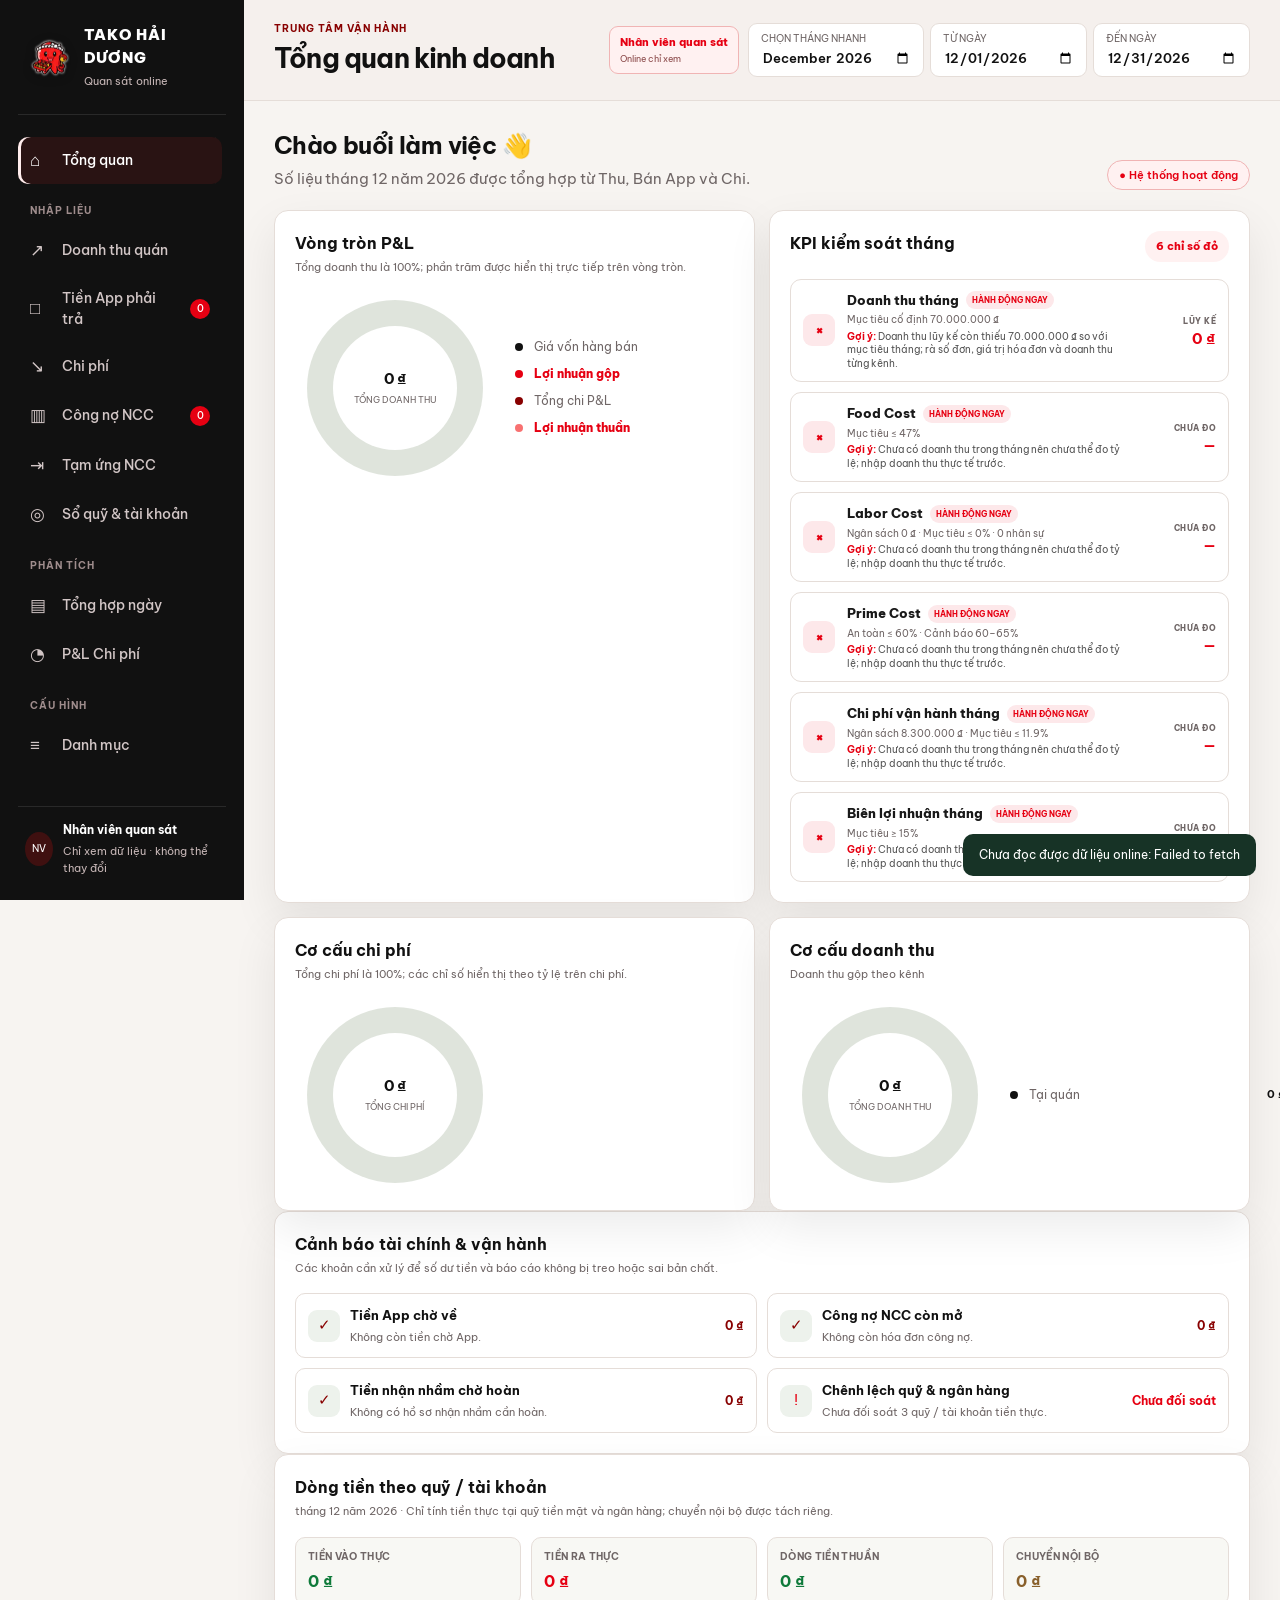
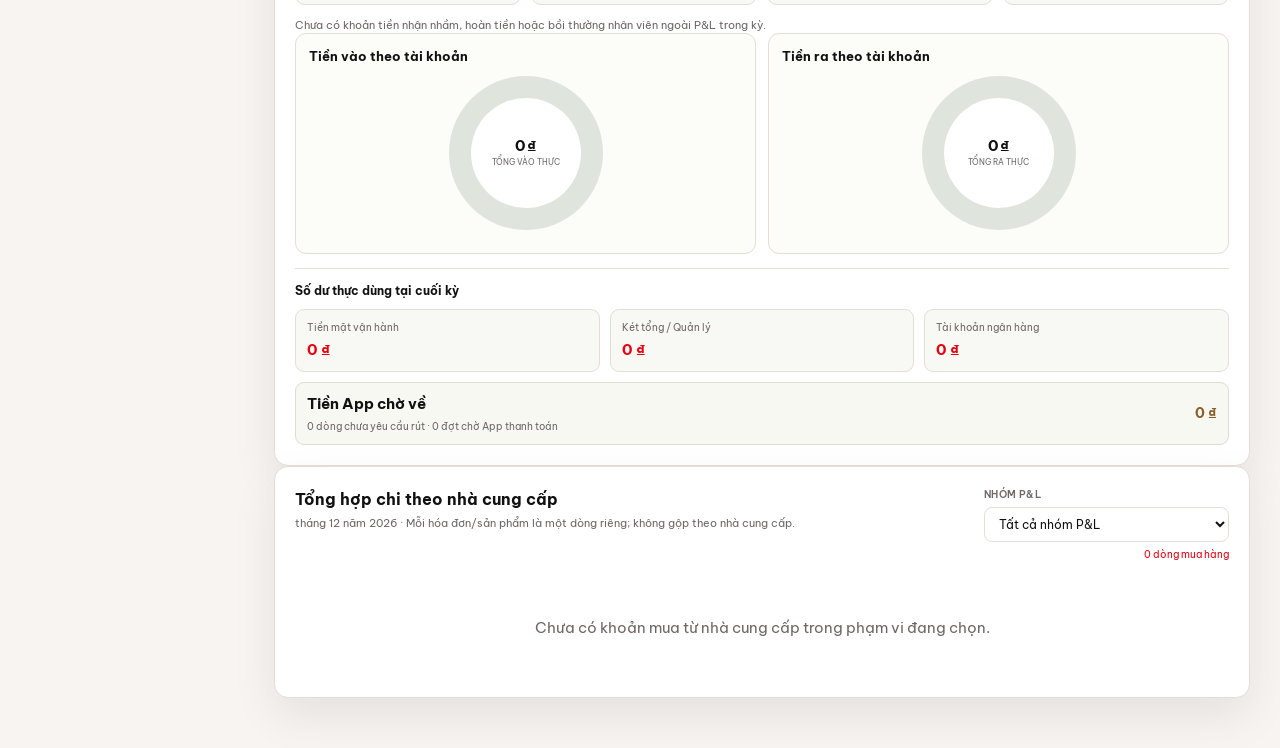
<file: docs/index.html>
<!doctype html>
<html lang="vi">
<head>
  <meta charset="UTF-8" />
  <meta name="tako-build" content="root-viewer-20260728-2135" />
  <meta name="viewport" content="width=device-width, initial-scale=1.0" />
  <meta name="theme-color" content="#111111" />
  <title>TAKO HẢI DƯƠNG · Quan sát online</title>
  <link rel="preconnect" href="https://fonts.googleapis.com">
  <link rel="preconnect" href="https://fonts.gstatic.com" crossorigin>
  <link href="https://fonts.googleapis.com/css2?family=Be+Vietnam+Pro:wght@400;500;600;700;800&display=swap" rel="stylesheet">
  <link rel="stylesheet" href="styles.css" />
</head>
<body>
  <aside class="sidebar" id="sidebar">
    <div class="brand">
      <div class="brand-mark"><img src="assets/tako-haiduong-logo-source.png" alt="TAKO Hải Dương"></div>
      <div><strong>TAKO HẢI DƯƠNG</strong><span>Quan sát online</span></div>
    </div>
    <nav id="nav">
      <button data-view="dashboard" class="active" data-kitchen-hidden><span>⌂</span>Tổng quan</button>
      <p data-kitchen-hidden>NHẬP LIỆU</p>
      <button data-view="revenue" data-kitchen-hidden><span>↗</span>Doanh thu quán</button>
      <button data-view="apps" data-kitchen-hidden><span>□</span>Tiền App phải trả <em id="app-pending-count">0</em></button>
      <button data-view="expenses" data-kitchen-hidden><span>↘</span>Chi phí</button>
      <button data-view="debts" data-kitchen-hidden><span>▥</span>Công nợ NCC <em id="debt-count">0</em></button>
      <button data-view="supplier-advances" data-kitchen-hidden><span>⇥</span>Tạm ứng NCC</button>
      <button data-view="funds" data-kitchen-hidden><span>◎</span>Sổ quỹ &amp; tài khoản</button>
      <p data-kitchen-hidden>PHÂN TÍCH</p>
      <button data-view="daily" data-kitchen-hidden><span>▤</span>Tổng hợp ngày</button>
      <button data-view="pnl" data-kitchen-hidden><span>◔</span>P&amp;L Chi phí</button>
      <p data-kitchen-hidden>CẤU HÌNH</p>
      <button data-view="catalog" data-kitchen-hidden><span>≡</span>Danh mục</button>
    </nav>
    <div class="sidebar-foot">
      <div class="user-avatar" id="current-role-avatar">NV</div><div><strong id="current-role-label">Nhân viên quan sát</strong><span id="current-role-detail">Chỉ xem số liệu online</span></div>
    </div>
  </aside>

  <main>
    <header class="topbar">
      <button class="menu-button" id="menu-button">☰</button>
      <div><p id="eyebrow">QUAN SÁT ONLINE</p><h1 id="page-title">Tổng quan kinh doanh</h1></div>
      <div class="top-actions">
        <button class="access-role-button" id="access-role-button" type="button" disabled><span id="access-role-badge">Nhân viên quan sát</span><small id="access-role-caption">Online chỉ xem</small></button>
        <button class="lock-session-button" id="lock-session-button" type="button" hidden>⌑</button>
        <div class="report-range">
          <label class="period-picker"><span>Chọn tháng nhanh</span><input id="period" type="month" /></label>
          <label class="period-picker"><span>Từ ngày</span><input id="report-start" type="date" /></label>
          <label class="period-picker"><span>Đến ngày</span><input id="report-end" type="date" /></label>
        </div>
        <div class="action-dropdown" id="top-action-dropdown" hidden>
          <button class="primary-button action-menu-button" id="action-menu-button" type="button">＋ Thao tác</button>
          <div class="action-menu" id="action-menu" role="menu">
            <button type="button" id="export-button" role="menuitem">⇩ Xuất hồ sơ ZIP</button>
            <button type="button" class="pdf-button" id="export-pdf-button" role="menuitem">▣ Báo cáo PDF</button>
            <button type="button" id="quick-add" role="menuitem">＋ Nhập nhanh</button>
          </div>
        </div>
      </div>
    </header>
    <section id="app" class="content"></section>
  </main>

  <div class="modal-backdrop" id="modal-backdrop">
    <div class="modal" role="dialog" aria-modal="true">
      <button class="modal-close" id="modal-close">×</button>
      <div id="modal-content"></div>
    </div>
  </div>
  <div id="toast" class="toast"></div>
  <div id="access-gate" class="access-gate" role="dialog" aria-modal="true" aria-labelledby="access-gate-title">
    <div class="access-gate-card" id="access-gate-content"></div>
  </div>

  <script src="seed-data.js"></script>
  <script src="online-config.js"></script>
  <script src="app.js"></script>
</body>
</html>
</file>
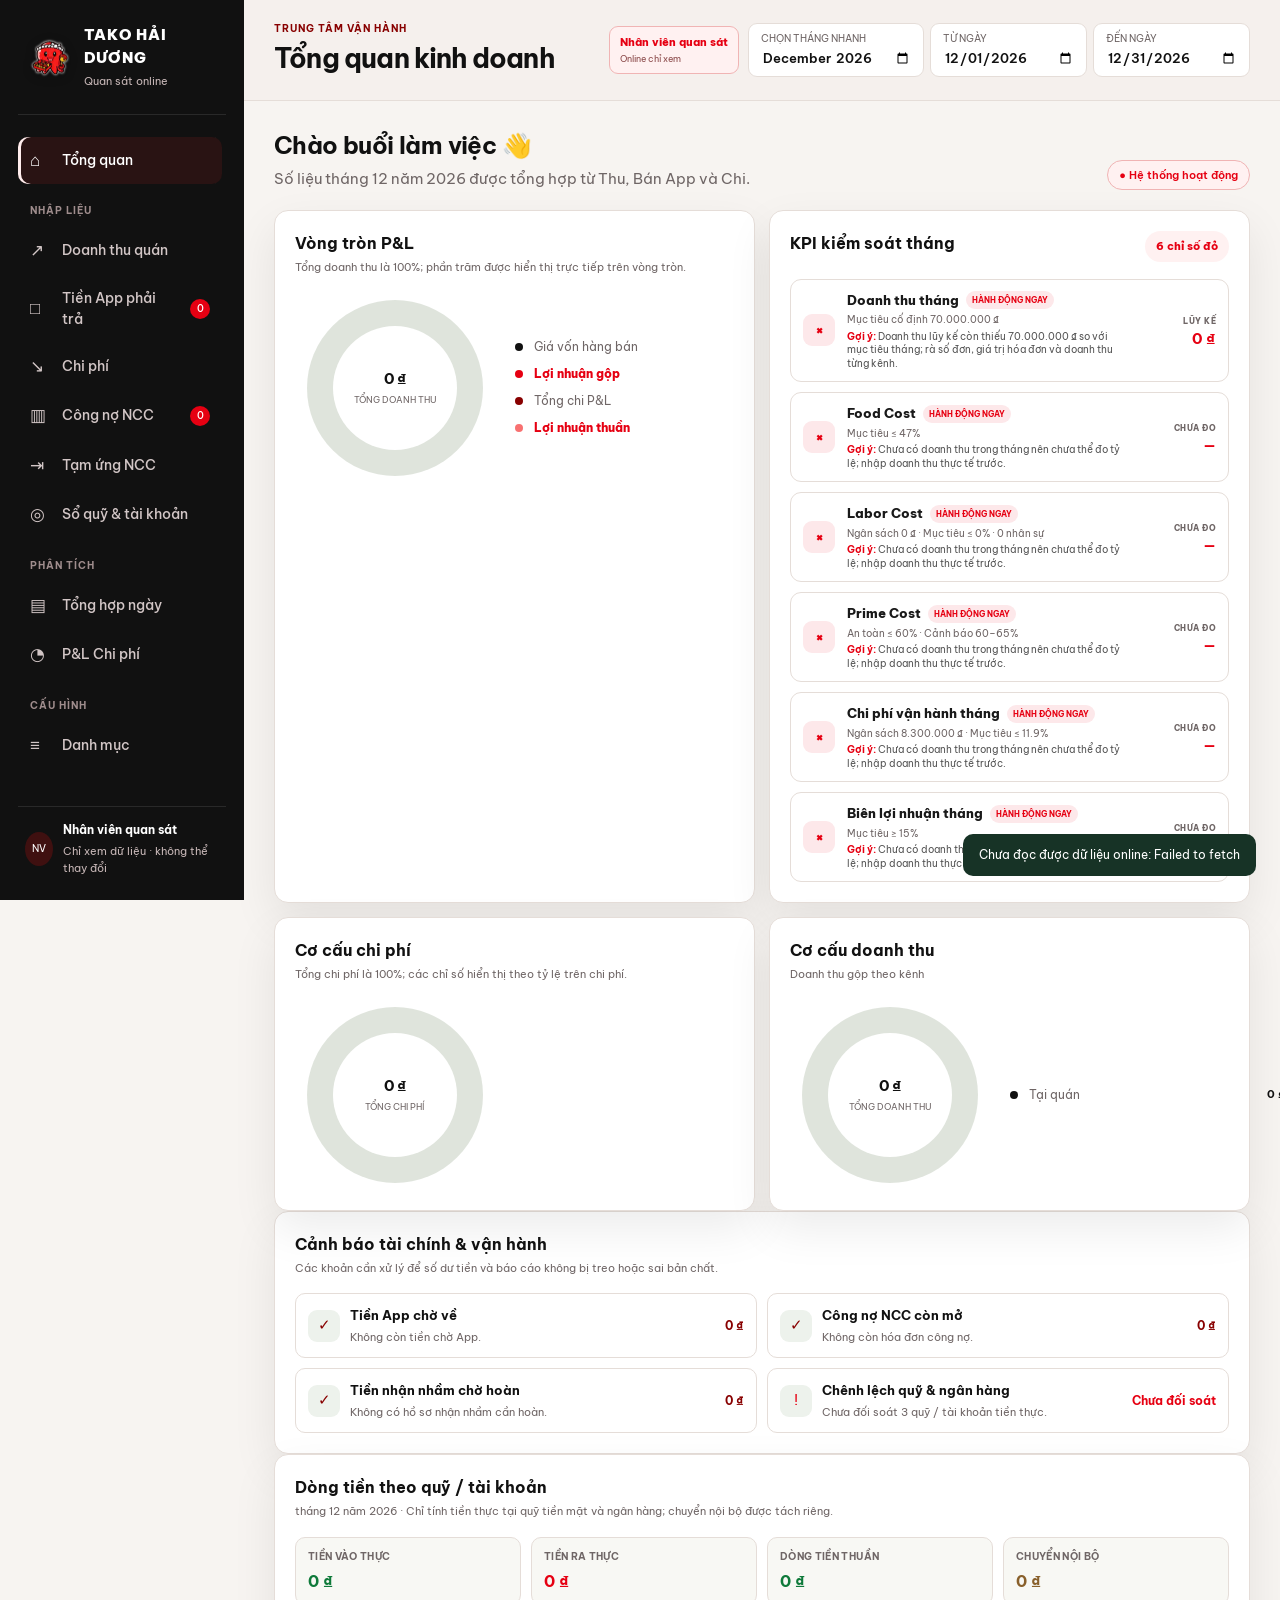
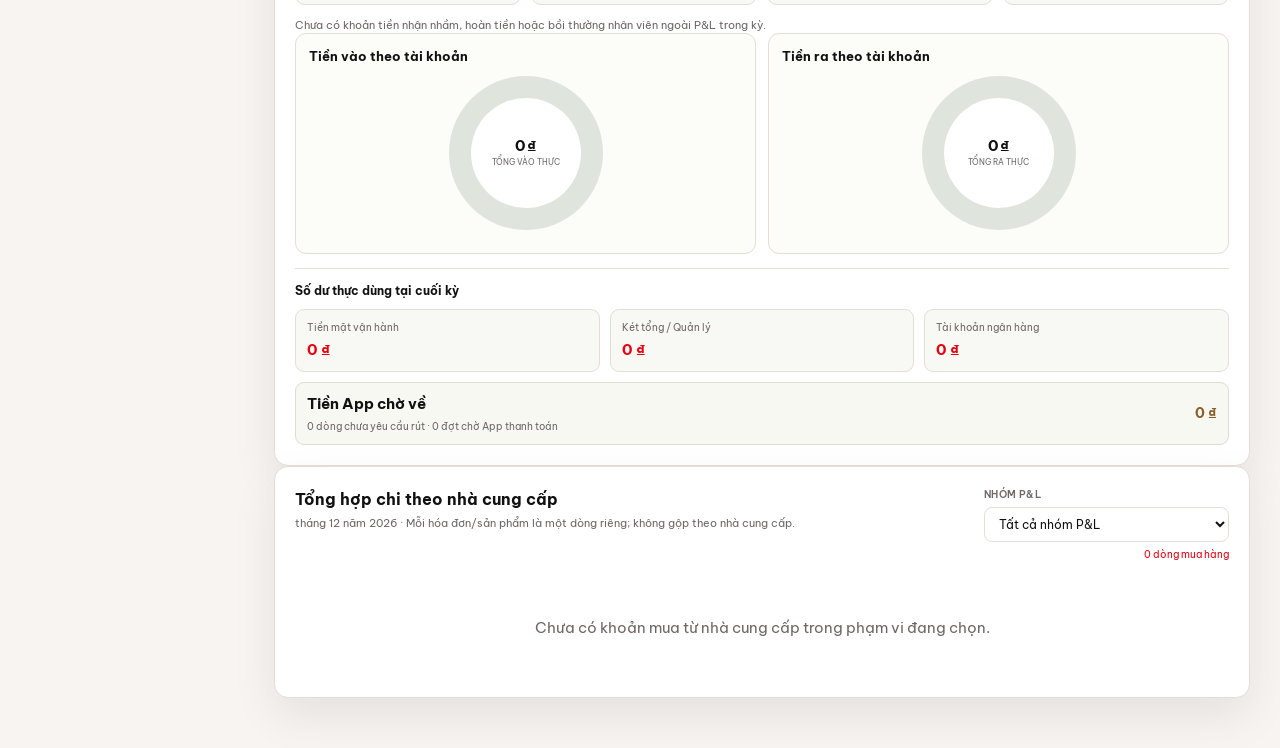
<file: docs/online-viewer.html>
<!doctype html>
<html lang="vi">
<head>
  <meta charset="UTF-8" />
  <meta name="viewport" content="width=device-width, initial-scale=1.0" />
  <meta name="theme-color" content="#111111" />
  <title>TAKO HẢI DƯƠNG · Quan sát online</title>
  <link rel="preconnect" href="https://fonts.googleapis.com">
  <link rel="preconnect" href="https://fonts.gstatic.com" crossorigin>
  <link href="https://fonts.googleapis.com/css2?family=Be+Vietnam+Pro:wght@400;500;600;700;800&display=swap" rel="stylesheet">
  <link rel="stylesheet" href="styles.css" />
</head>
<body>
  <aside class="sidebar" id="sidebar">
    <div class="brand">
      <div class="brand-mark"><img src="assets/tako-haiduong-logo-source.png" alt="TAKO Hải Dương"></div>
      <div><strong>TAKO HẢI DƯƠNG</strong><span>Quan sát online</span></div>
    </div>
    <nav id="nav">
      <button data-view="dashboard" class="active" data-kitchen-hidden><span>⌂</span>Tổng quan</button>
      <p data-kitchen-hidden>NHẬP LIỆU</p>
      <button data-view="revenue" data-kitchen-hidden><span>↗</span>Doanh thu quán</button>
      <button data-view="apps" data-kitchen-hidden><span>□</span>Tiền App phải trả <em id="app-pending-count">0</em></button>
      <button data-view="expenses" data-kitchen-hidden><span>↘</span>Chi phí</button>
      <button data-view="debts" data-kitchen-hidden><span>▥</span>Công nợ NCC <em id="debt-count">0</em></button>
      <button data-view="supplier-advances" data-kitchen-hidden><span>⇥</span>Tạm ứng NCC</button>
      <button data-view="funds" data-kitchen-hidden><span>◎</span>Sổ quỹ &amp; tài khoản</button>
      <p data-kitchen-hidden>PHÂN TÍCH</p>
      <button data-view="daily" data-kitchen-hidden><span>▤</span>Tổng hợp ngày</button>
      <button data-view="pnl" data-kitchen-hidden><span>◔</span>P&amp;L Chi phí</button>
      <p data-kitchen-hidden>CẤU HÌNH</p>
      <button data-view="catalog" data-kitchen-hidden><span>≡</span>Danh mục</button>
    </nav>
    <div class="sidebar-foot">
      <div class="user-avatar" id="current-role-avatar">NV</div><div><strong id="current-role-label">Nhân viên quan sát</strong><span id="current-role-detail">Chỉ xem số liệu online</span></div>
    </div>
  </aside>

  <main>
    <header class="topbar">
      <button class="menu-button" id="menu-button">☰</button>
      <div><p id="eyebrow">QUAN SÁT ONLINE</p><h1 id="page-title">Tổng quan kinh doanh</h1></div>
      <div class="top-actions">
        <button class="access-role-button" id="access-role-button" type="button" disabled><span id="access-role-badge">Nhân viên quan sát</span><small id="access-role-caption">Online chỉ xem</small></button>
        <button class="lock-session-button" id="lock-session-button" type="button" hidden>⌑</button>
        <div class="report-range">
          <label class="period-picker"><span>Chọn tháng nhanh</span><input id="period" type="month" /></label>
          <label class="period-picker"><span>Từ ngày</span><input id="report-start" type="date" /></label>
          <label class="period-picker"><span>Đến ngày</span><input id="report-end" type="date" /></label>
        </div>
        <div class="action-dropdown" id="top-action-dropdown" hidden>
          <button class="primary-button action-menu-button" id="action-menu-button" type="button">＋ Thao tác</button>
          <div class="action-menu" id="action-menu" role="menu">
            <button type="button" id="export-button" role="menuitem">⇩ Xuất hồ sơ ZIP</button>
            <button type="button" class="pdf-button" id="export-pdf-button" role="menuitem">▣ Báo cáo PDF</button>
            <button type="button" id="quick-add" role="menuitem">＋ Nhập nhanh</button>
          </div>
        </div>
      </div>
    </header>
    <section id="app" class="content"></section>
  </main>

  <div class="modal-backdrop" id="modal-backdrop">
    <div class="modal" role="dialog" aria-modal="true">
      <button class="modal-close" id="modal-close">×</button>
      <div id="modal-content"></div>
    </div>
  </div>
  <div id="toast" class="toast"></div>
  <div id="access-gate" class="access-gate" role="dialog" aria-modal="true" aria-labelledby="access-gate-title">
    <div class="access-gate-card" id="access-gate-content"></div>
  </div>

  <script src="seed-data.js"></script>
  <script src="online-config.js"></script>
  <script src="app.js"></script>
</body>
</html>
</file>
<file: docs/styles.css>
:root {
  --ink: #111111; --muted: #6f6666; --paper: #f7f4f1; --card: #ffffff;
  --green: #e60012; --green-2: #880000; --lime: #ffeded; --orange: #e60012;
  --red: #e60012; --gold: #a86a14; --line: #e5ddd8; --shadow: 0 18px 45px rgba(17, 17, 17, .08);
  --font-ui: "Be Vietnam Pro", "Segoe UI", Tahoma, Arial, sans-serif;
}
* { box-sizing: border-box; }
body { margin: 0; background: var(--paper); color: var(--ink); font-family: var(--font-ui); font-size: 15px; line-height: 1.5; font-synthesis: none; text-rendering: optimizeLegibility; }
button, input, select, textarea { font: inherit; letter-spacing: 0; }
button { cursor: pointer; }
.sidebar { position: fixed; inset: 0 auto 0 0; width: 244px; background: #111111; color: white; padding: 24px 18px; z-index: 20; display: flex; flex-direction: column; overflow: hidden; }
.brand { display: flex; align-items: center; gap: 12px; padding: 0 8px 24px; border-bottom: 1px solid #ffffff1a; }
.brand-mark { display: grid; place-items: center; width: 50px; height: 46px; border-radius: 10px; background: transparent; overflow: visible; }
.brand-mark img { display: block; width: 46px; height: 46px; object-fit: contain; filter: drop-shadow(0 0 1px #fff) drop-shadow(0 2px 5px rgba(0,0,0,.35)); }
.brand strong, .brand span, .sidebar-foot strong, .sidebar-foot span { display: block; }
.brand strong { letter-spacing: .08em; font-size: 15px; font-weight: 900; }
.brand span, .sidebar-foot span { color: #c7b7b7; font-size: 11px; margin-top: 4px; }
nav { padding-top: 20px; flex: 1; min-height: 0; overflow-y: auto; padding-right: 4px; scrollbar-width: thin; scrollbar-color: #ffffff30 transparent; }
nav::-webkit-scrollbar { width: 6px; }
nav::-webkit-scrollbar-thumb { background: #ffffff30; border-radius: 999px; }
nav p { color: #9f8d8d; font-size: 10px; letter-spacing: .1em; font-weight: 700; padding: 17px 12px 7px; margin: 0; }
nav button { width: 100%; border: 0; background: transparent; color: #d2c6c6; text-align: left; border-radius: 10px; padding: 11px 12px; margin: 2px 0; display: flex; gap: 12px; align-items: center; font-size: 14px; font-weight: 500; }
nav button span { width: 20px; font-size: 17px; }
nav button:hover, nav button.active { background: #b91c1c24; color: white; }
nav button.active { box-shadow: inset 3px 0 var(--lime); }
nav button em { margin-left: auto; background: var(--orange); min-width: 20px; height: 20px; border-radius: 10px; display: grid; place-items: center; color: white; font-size: 10px; font-style: normal; }
.sidebar-foot { border-top: 1px solid #ffffff1a; padding: 14px 7px 0; display: flex; gap: 10px; align-items: center; font-size: 12px; flex: 0 0 auto; }
.user-avatar { width: 34px; height: 34px; border-radius: 50%; background: #3f1010; display: grid; place-items: center; font-size: 10px; }
main { margin-left: 244px; min-height: 100vh; }
.topbar { min-height: 94px; padding: 21px 30px; display: flex; align-items: center; gap: 18px; border-bottom: 1px solid var(--line); background: rgba(245,240,236,.94); position: sticky; top: 0; z-index: 10; backdrop-filter: blur(12px); }
.topbar h1 { font-family: var(--font-ui); font-size: 27px; font-weight: 700; letter-spacing: -.03em; margin: 2px 0 0; }
.topbar p { font-size: 10px; color: var(--green-2); font-weight: 700; letter-spacing: .1em; margin: 0; }
.top-actions { margin-left: auto; display: flex; align-items: center; gap: 9px; }
.access-role-button { min-width: 118px; display: grid; gap: 2px; justify-items: start; padding: 7px 10px; border: 1px solid #f0b4b4; border-radius: 9px; background: #fff1f1; color: var(--green); text-align: left; }
.access-role-button span { font-size: 11px; font-weight: 800; }
.access-role-button small { font-size: 9px; color: #8b4a4a; white-space: nowrap; }
.lock-session-button { width: 34px; height: 34px; border: 1px solid var(--line); border-radius: 9px; background: var(--card); color: var(--green); font-weight: 800; font-size: 18px; line-height: 1; }
.lock-session-button:disabled { opacity: .42; cursor: not-allowed; }
.report-range { display: flex; align-items: stretch; gap: 6px; }
.period-picker { display: grid; gap: 2px; background: var(--card); padding: 7px 12px; border: 1px solid var(--line); border-radius: 9px; }
.period-picker span { font-size: 10px; color: var(--muted); text-transform: uppercase; }
.period-picker input { border: 0; outline: 0; background: transparent; color: var(--ink); font-weight: 600; font-size: 13px; }
input[type="date"], input[type="month"] { cursor: pointer; }
.primary-button, .outline-button { border-radius: 9px; padding: 11px 14px; font-weight: 600; font-size: 13px; }
.primary-button:disabled, .outline-button:disabled { opacity: .6; cursor: wait; }
.primary-button { background: var(--green); color: white; border: 1px solid var(--green); }
.primary-button:hover { background: #991b1b; }
.outline-button { background: transparent; color: var(--ink); border: 1px solid var(--line); }
.action-dropdown { position: relative; }
.action-menu-button { min-width: 118px; }
.action-menu { position: absolute; right: 0; top: calc(100% + 8px); z-index: 60; display: none; min-width: 180px; padding: 6px; border: 1px solid var(--line); border-radius: 12px; background: var(--card); box-shadow: var(--shadow); }
.action-dropdown.open .action-menu { display: grid; gap: 3px; }
.action-menu button { width: 100%; border: 0; border-radius: 9px; background: transparent; color: var(--ink); padding: 10px 12px; text-align: left; font-size: 13px; font-weight: 700; white-space: nowrap; }
.action-menu button:hover { background: #fff1f1; color: var(--green); }
.menu-button { display: none; border: 0; background: transparent; font-size: 23px; }
.content { padding: 26px 30px 50px; max-width: 1540px; margin: auto; }
.welcome { display: flex; align-items: end; justify-content: space-between; margin-bottom: 20px; }
.welcome h2 { margin: 0 0 5px; font-family: var(--font-ui); font-size: 24px; font-weight: 700; letter-spacing: -.025em; }
.welcome p { margin: 0; color: var(--muted); }
.account-welcome { align-items: center; gap: 18px; margin-bottom: 14px; }
.account-welcome h2 { font-size: 21px; margin-bottom: 3px; line-height: 1.25; }
.account-welcome p { max-width: 880px; font-size: 12px; line-height: 1.45; }
.account-welcome .panel-actions { justify-content: flex-end; max-width: 360px; gap: 7px; }
.account-welcome .outline-button, .account-welcome .primary-button { min-height: 38px; padding: 8px 12px; font-size: 12px; }
.account-welcome .primary-button { min-width: 120px; }
.account-actions-row { display: flex; justify-content: flex-end; align-items: center; gap: 8px; margin: -4px 0 12px; }
.account-actions-row .outline-button, .account-actions-row .primary-button { min-height: 36px; padding: 8px 13px; font-size: 12px; }
.status-chip { border: 1px solid #f0b4b4; color: var(--green); background: #fff1f1; border-radius: 20px; padding: 6px 11px; font-size: 11px; font-weight: 600; }
.kpi-grid { display: grid; grid-template-columns: repeat(4, 1fr); gap: 14px; margin-bottom: 14px; }
.kpi-card, .panel { background: var(--card); border: 1px solid var(--line); border-radius: 14px; box-shadow: var(--shadow); }
.kpi-card { padding: 18px; min-height: 136px; position: relative; overflow: hidden; }
.kpi-card::after { content: ""; position: absolute; width: 70px; height: 70px; border-radius: 50%; background: var(--accent, #e6001211); right: -22px; top: -22px; }
.kpi-label { display: flex; justify-content: space-between; color: var(--muted); font-size: 11px; text-transform: uppercase; letter-spacing: .04em; font-weight: 600; }
.kpi-icon { color: var(--accent, var(--green)); font-size: 18px; }
.kpi-value { font-family: var(--font-ui); font-size: 25px; font-weight: 700; letter-spacing: -.025em; margin: 13px 0 7px; }
.kpi-note { font-size: 11px; color: var(--muted); }
.kpi-note strong { color: var(--green-2); }
.dashboard-grid { display: grid; grid-template-columns: repeat(2, minmax(0, 1fr)); gap: 14px; }
.panel { padding: 20px; }
.panel-head { display: flex; justify-content: space-between; align-items: start; margin-bottom: 17px; }
.panel-head h3 { margin: 0; font-size: 16px; font-weight: 700; }
.panel-head p { margin: 4px 0 0; font-size: 11px; color: var(--muted); }
.panel-metrics { display: flex; flex-wrap: wrap; justify-content: flex-end; gap: 8px; }
.panel-metric { display: grid; gap: 3px; min-width: 164px; padding: 8px 10px; border: 1px solid var(--line); border-radius: 9px; background: #f5f7f2; }
.panel-metric span { color: var(--muted); font-size: 10px; font-weight: 700; text-transform: uppercase; }
.panel-metric strong { color: var(--green); font-size: 14px; white-space: nowrap; }
.panel-metric.debt { border-color: #efd0be; background: #fff8f3; }
.panel-metric.debt strong { color: #a45022; }
.panel-actions, .inline-actions { display: flex; align-items: center; justify-content: center; gap: 7px; flex-wrap: wrap; }
.account-grid { display: grid; grid-template-columns: repeat(4, minmax(0, 1fr)); gap: 12px; margin-bottom: 14px; }
.account-card { background: var(--card); border: 1px solid var(--line); border-radius: 14px; box-shadow: var(--shadow); padding: 13px; min-height: 128px; display: flex; flex-direction: column; }
.account-card.negative { border-color: #dfaaa2; background: #fffaf7; }
.account-card-head { display: flex; align-items: center; justify-content: space-between; gap: 8px; }
.account-card h3 { margin: 10px 0 5px; font-size: 13px; line-height: 1.35; }
.account-card > strong { font-family: var(--font-ui); font-size: 22px; font-weight: 700; letter-spacing: -.02em; }
.account-card p { margin: 7px 0 4px; color: var(--muted); font-size: 10px; line-height: 1.35; }
.account-card small { margin-top: auto; font-size: 9px; color: var(--muted); }
.special-cashflow-panel { margin-bottom: 14px; }
.special-cashflow-kpis { display: grid; grid-template-columns: repeat(3, minmax(0, 1fr)); gap: 10px; margin: 4px 0 14px; }
.special-cashflow-kpis > div { background: #f6f7f2; border: 1px solid var(--line); border-radius: 10px; padding: 11px 13px; display: grid; gap: 6px; }
.special-cashflow-kpis span { color: var(--muted); font-size: 11px; }
.special-cashflow-kpis strong { color: var(--green); font-family: var(--font-ui); font-size: 16px; }
.special-cashflow-kpis strong.danger { color: var(--red); }
.form-hint { margin: 9px 0 0; color: var(--muted); font-size: 11px; line-height: 1.5; }
.supplier-select-row { display: grid; grid-template-columns: minmax(0, 1fr) auto; gap: 7px; align-items: center; }
.supplier-select-row .small-button { min-height: 39px; white-space: nowrap; }
.supplier-suggestion { min-height: 16px; margin-top: 5px; }
.supplier-product-tags { display: flex; flex-wrap: wrap; gap: 5px; align-items: center; max-height: 58px; overflow: auto; padding: 2px 0; scrollbar-width: thin; }
.supplier-product-tags .pill { max-width: 190px; overflow: hidden; text-overflow: ellipsis; }
.supplier-catalog-table { table-layout: fixed; min-width: 1180px; }
.supplier-catalog-table th:nth-child(1), .supplier-catalog-table td:nth-child(1) { width: 18%; text-align: left; }
.supplier-catalog-table th:nth-child(2), .supplier-catalog-table td:nth-child(2) { width: 12%; text-align: left; white-space: nowrap; }
.supplier-catalog-table th:nth-child(3), .supplier-catalog-table td:nth-child(3) { width: 48%; text-align: left; }
.supplier-catalog-table th:nth-child(4), .supplier-catalog-table td:nth-child(4) { width: 7%; }
.supplier-catalog-table th:nth-child(5), .supplier-catalog-table td:nth-child(5) { width: 8%; }
.supplier-catalog-table th:nth-child(6), .supplier-catalog-table td:nth-child(6) { width: 7%; }
.supplier-catalog-table .supplier-product-tags { justify-content: flex-start; }
.supplier-catalog-table .muted { display: block; text-align: left; }
.supplier-catalog-table .inline-actions { justify-content: flex-end; flex-wrap: nowrap; }
.muted { color: var(--muted); font-size: 11px; }
.supplier-filter { display: grid; gap: 5px; min-width: 210px; }
.supplier-filter label { color: var(--muted); font-size: 10px; font-weight: 600; text-transform: uppercase; letter-spacing: .04em; text-align: center; }
.supplier-filter select { border: 1px solid var(--line); background: white; border-radius: 8px; padding: 8px 10px; color: var(--ink); font-size: 12px; text-align: center; }
.catalog-pnl-filter { display: flex; align-items: center; min-width: 250px; }
.catalog-pnl-filter select { width: 100%; height: 42px; border: 1px solid var(--line); background: white; border-radius: 8px; padding: 0 12px; color: var(--ink); font-size: 12px; text-align: center; }
.supplier-pnl-filter { display: grid; gap: 5px; min-width: 245px; }
.supplier-pnl-filter label { color: var(--muted); font-size: 10px; font-weight: 600; text-transform: uppercase; letter-spacing: .04em; text-align: left; }
.supplier-pnl-filter select { border: 1px solid var(--line); background: white; border-radius: 8px; padding: 8px 10px; color: var(--ink); font-size: 12px; outline: none; }
.supplier-pnl-filter select:focus { border-color: var(--green-2); box-shadow: 0 0 0 3px #b91c1c18; }
.supplier-pnl-filter small { color: var(--green); font-size: 10px; text-align: right; }
.small-button { border: 1px solid var(--line); background: white; color: var(--green); border-radius: 7px; padding: 5px 8px; font-size: 10px; font-weight: 600; white-space: nowrap; }
.small-button:hover { border-color: var(--green-2); background: #fff1f1; }
.small-button.success-button { background: var(--green); border-color: var(--green); color: white; }
.small-button.success-button:hover { background: #991b1b; border-color: #991b1b; }
.danger-button { color: var(--red); }
.danger-button:hover { border-color: var(--red); background: #fdf0ed; }
.advance-actions { display: grid; justify-items: center; gap: 6px; min-width: 132px; }
.advance-main-action { width: 112px; }
.advance-sub-actions { display: grid; grid-template-columns: 1fr; gap: 5px; justify-items: center; }
.advance-sub-actions .small-button { min-width: 86px; }
.danger-action { background: #b83d32; border-color: #b83d32; }
.danger-action:hover { background: #963128; border-color: #963128; }
.reset-summary { display: grid; gap: 7px; margin: 16px 0; padding: 12px; border: 1px solid #f0c5bd; border-radius: 10px; background: #fff8f5; }
.reset-summary div { display: flex; justify-content: space-between; gap: 16px; color: #4b5b52; }
.reset-summary b { color: #b83d32; white-space: nowrap; }
.text-button { border: 0; background: transparent; color: var(--green); font-size: 10px; font-weight: 600; }
.pnl-layout { display: grid; grid-template-columns: 200px minmax(0, 1fr); gap: 20px; align-items: center; min-height: 190px; }
.donut { --segments: conic-gradient(var(--green) 0 60%, var(--lime) 60% 100%); width: 176px; aspect-ratio: 1; border-radius: 50%; background: var(--segments); position: relative; margin: auto; }
.donut::after { content: ""; position: absolute; inset: 26px; border-radius: 50%; background: var(--card); }
.donut-percent { position: absolute; z-index: 3; transform: translate(-50%, -50%); color: #fff; font-size: 9px; font-weight: 900; line-height: 1; letter-spacing: -.03em; text-shadow: 0 1px 3px rgba(0,0,0,.55); white-space: nowrap; pointer-events: none; }
.donut-percent.compact { font-size: 7px; }
.donut-center { position: absolute; inset: 0; z-index: 1; display: grid; place-content: center; padding: 0 12px; text-align: center; pointer-events: none; }
.donut-center strong { font-family: var(--font-ui); font-size: clamp(14px, 1.2vw, 18px); font-weight: 700; line-height: 1.2; letter-spacing: -.025em; white-space: nowrap; font-variant-numeric: tabular-nums; }
.donut-center span { margin-top: 5px; font-size: 9px; line-height: 1.25; color: var(--muted); text-transform: uppercase; }
.legend { display: grid; gap: 9px; align-content: center; }
.legend-row { display: grid; grid-template-columns: 10px minmax(0, 1fr) auto; gap: 9px; align-items: center; font-size: 12px; }
.legend-row.with-value { grid-template-columns: 10px minmax(165px, 1fr) minmax(145px, .65fr) 65px; }
.dot { width: 8px; height: 8px; border-radius: 50%; }
.legend-row span { color: var(--muted); }
.legend-row b { font-size: 11px; font-variant-numeric: tabular-nums; white-space: nowrap; text-align: center; }
.legend-row strong { font-size: 11px; text-align: right; }
.legend-row.profit-highlight span, .legend-row.profit-highlight b, .legend-row.profit-highlight strong { color: var(--green); font-weight: 800; }
.cash-flow-kpis { display: grid; grid-template-columns: repeat(4, minmax(0, 1fr)); gap: 10px; margin-bottom: 12px; }
.cash-flow-kpi { display: grid; gap: 5px; padding: 11px 12px; border: 1px solid var(--line); border-radius: 10px; background: #f8f8f4; }
.cash-flow-kpi span { color: var(--muted); font-size: 10px; font-weight: 700; text-transform: uppercase; letter-spacing: .035em; }
.cash-flow-kpi strong { font-size: 16px; font-variant-numeric: tabular-nums; }
.cash-flow-kpi.in strong, .cash-flow-kpi.net-positive strong { color: #0f7a3a; }
.cash-flow-kpi.out strong, .cash-flow-kpi.net-negative strong { color: var(--red); }
.cash-flow-kpi.internal strong { color: #89602b; }
.account-flow-donuts { display: grid; grid-template-columns: repeat(2, minmax(0, 1fr)); gap: 12px; }
.account-flow-donut { padding: 13px; border: 1px solid var(--line); border-radius: 11px; background: #fcfcf8; }
.account-flow-donut h4 { margin: 0 0 9px; font-size: 13px; }
.account-flow-donut .pnl-layout { grid-template-columns: 1fr; gap: 10px; min-height: 0; }
.account-flow-donut .donut { width: min(154px, 100%); }
.account-flow-donut .donut::after { inset: 22px; }
.account-flow-donut .donut-center { padding: 0 5px; align-content: center; }
.account-flow-donut .donut-center strong { max-width: 100%; font-size: 15px; line-height: 1.05; letter-spacing: -.055em; }
.account-flow-donut .donut-center span { margin-top: 3px; font-size: 8px; white-space: nowrap; }
.account-flow-donut .legend { gap: 7px; }
.account-flow-donut .legend-row.with-value { grid-template-columns: 9px minmax(0, 1fr) auto 52px; gap: 6px; font-size: 11px; }
.account-flow-donut .legend-row b, .account-flow-donut .legend-row strong { font-size: 10px; }
.account-balance-section { margin-top: 14px; padding-top: 13px; border-top: 1px solid var(--line); }
.account-balance-section h4 { margin: 0 0 9px; font-size: 12px; }
.account-balance-minis { display: grid; grid-template-columns: repeat(3, minmax(0, 1fr)); gap: 10px; }
.account-balance-mini { display: grid; gap: 4px; padding: 10px 11px; border: 1px solid var(--line); border-radius: 9px; background: #f8f8f4; }
.account-balance-mini span { color: var(--muted); font-size: 10px; }
.account-balance-mini strong { color: var(--green); font-size: 15px; font-variant-numeric: tabular-nums; }
.pending-app-flow { display: flex; justify-content: space-between; align-items: center; gap: 12px; margin-top: 10px; padding: 10px 11px; border: 1px solid #d9dfd1; border-radius: 9px; background: #f7f8f2; }
.pending-app-flow strong, .pending-app-flow small { display: block; }
.pending-app-flow small { margin-top: 3px; color: var(--muted); font-size: 10px; }
.pending-app-flow b { color: #89602b; font-size: 14px; white-space: nowrap; }
.alerts { display: grid; gap: 10px; }
.alert { display: grid; grid-template-columns: 32px 1fr auto; align-items: center; gap: 10px; padding: 12px; border: 1px solid var(--line); border-radius: 10px; }
.alert-icon { width: 32px; height: 32px; border-radius: 9px; display: grid; place-items: center; background: #edf2ec; }
.alert h4, .alert p { margin: 0; }
.alert h4 { font-size: 13px; }
.alert p { font-size: 11px; color: var(--muted); margin-top: 3px; }
.alert b { font-size: 12px; }
.ceo-kpi-panel { min-width: 0; }
.ceo-kpi-summary { padding: 7px 11px; border-radius: 999px; background: #fff1f1; color: var(--red); font-size: 11px; font-weight: 800; white-space: nowrap; }
.ceo-kpi-grid { display: grid; grid-template-columns: 1fr; gap: 10px; }
.ceo-kpi-card { --status-color: var(--green-2); position: relative; display: grid; grid-template-columns: 34px minmax(0, 1fr) auto; align-items: center; gap: 10px; min-width: 0; padding: 11px 12px; border: 1px solid var(--line); border-radius: 11px; background: #fff; }
.ceo-kpi-card.warning { --status-color: var(--orange); }
.ceo-kpi-card.danger { --status-color: var(--red); }
.ceo-kpi-icon { width: 32px; height: 32px; display: grid; place-items: center; border-radius: 9px; color: var(--status-color); background: color-mix(in srgb, var(--status-color) 9%, white); font-size: 14px; font-weight: 900; }
.ceo-kpi-copy { min-width: 0; }
.ceo-kpi-card-head { display: flex; align-items: center; gap: 7px; }
.ceo-kpi-card-head span { color: #191919; font-size: 13px; font-weight: 800; }
.ceo-kpi-card-head b { padding: 3px 6px; border-radius: 999px; background: color-mix(in srgb, var(--status-color) 9%, white); color: var(--status-color); font-size: 8px; text-transform: uppercase; white-space: nowrap; }
.ceo-kpi-copy small { display: block; margin-top: 3px; color: var(--muted); font-size: 10px; line-height: 1.35; }
.ceo-kpi-copy p { margin: 3px 0 0; color: #555; font-size: 10px; line-height: 1.35; }
.ceo-kpi-copy p strong { color: var(--status-color); }
.ceo-kpi-actual { display: grid; justify-items: end; gap: 4px; min-width: 82px; }
.ceo-kpi-actual span { color: var(--muted); font-size: 8px; font-weight: 800; letter-spacing: .06em; text-transform: uppercase; }
.ceo-kpi-value { color: var(--status-color); font-size: 15px; line-height: 1; white-space: nowrap; text-align: right; }
.operational-alert-panel { grid-column: 1 / -1; }
.operational-alerts { grid-template-columns: repeat(2, minmax(0, 1fr)); }
.good { color: var(--green-2); } .warning { color: var(--orange); } .danger { color: var(--red); }
.section-grid { display: grid; grid-template-columns: 475px minmax(0, 1fr); gap: 16px; align-items: start; }
.expense-layout { grid-template-columns: 420px minmax(0, 1fr); }
.compact-form-layout, .supplier-advance-layout { grid-template-columns: 390px minmax(0, 1fr); }
.compact-form-layout .form-panel, .supplier-advance-layout .form-panel { padding: 16px; }
.compact-form-layout .form-grid, .supplier-advance-layout .form-grid { gap: 10px; }
.compact-form-layout .panel-head, .supplier-advance-layout .panel-head { margin-bottom: 12px; }
.compact-form-layout .field input,
.compact-form-layout .field select,
.compact-form-layout .field textarea,
.supplier-advance-layout .field input,
.supplier-advance-layout .field select,
.supplier-advance-layout .field textarea { padding: 9px 10px; }
.compact-form-layout .calc-box, .supplier-advance-layout .calc-box { margin-top: 9px; padding: 9px 10px; }
.form-panel { position: sticky; top: 120px; max-height: calc(100vh - 140px); overflow-y: auto; scrollbar-width: thin; }
.form-panel::-webkit-scrollbar { width: 6px; }
.form-panel::-webkit-scrollbar-thumb { background: #d8caca; border-radius: 999px; }
.app-panels { display: grid; gap: 16px; }
.app-payout-callout { display: flex; align-items: center; justify-content: space-between; gap: 18px; background: #fff1f1; border-color: #f0b4b4; }
.app-payout-callout h3 { margin: 0; font-size: 15px; }
.app-payout-callout p { margin: 4px 0 0; color: var(--muted); font-size: 11px; max-width: 660px; }
.check-list { display: grid; gap: 7px; max-height: 260px; overflow: auto; padding-right: 3px; }
.check-row { display: grid; grid-template-columns: auto 1fr auto; align-items: center; gap: 9px; padding: 9px 10px; border: 1px solid var(--line); border-radius: 8px; background: white; font-size: 11px; }
.check-row input { width: auto; margin: 0; }
.check-row strong { color: var(--green); white-space: nowrap; }
.form-grid { display: grid; grid-template-columns: 1fr 1fr; gap: 12px; }
.field { display: grid; gap: 6px; }
.field.full { grid-column: 1 / -1; }
.field label { color: var(--muted); font-size: 11px; font-weight: 600; }
.checkbox-field { align-content: start; }
.checkbox-field > span:first-child { color: var(--muted); font-size: 11px; font-weight: 600; }
.inline-check { display: inline-flex; align-items: center; justify-content: flex-start; gap: 8px; min-height: 39px; padding: 9px 11px; border: 1px solid var(--line); border-radius: 9px; background: #fff; color: var(--ink); font-weight: 700; white-space: nowrap; }
.field .inline-check input { width: 15px; height: 15px; flex: 0 0 15px; margin: 0; padding: 0; accent-color: var(--green); box-shadow: none; }
.employee-claim-grid { align-items: start; }
.employee-claim-grid .field { align-content: start; }
.employee-claim-hint { grid-column: 1 / -1; margin: -5px 0 1px; padding: 7px 9px; border-radius: 7px; background: #f4f7f3; }
.field input, .field select, .field textarea { width: 100%; border: 1px solid var(--line); background: white; border-radius: 9px; padding: 10px 11px; outline: none; color: var(--ink); }
.field input:focus, .field select:focus, .field textarea:focus { border-color: var(--green-2); box-shadow: 0 0 0 3px #b91c1c18; }
.field textarea { min-height: 68px; resize: vertical; }
.form-alert { margin: 12px 0 14px; border: 1px solid var(--line); border-radius: 10px; padding: 11px 12px; color: var(--muted); font-size: 12px; line-height: 1.55; }
.form-alert strong { color: var(--ink); }
.form-alert.success { background: #eaf1e9; border-color: #c9decc; }
.expense-lines { display: grid; gap: 8px; }
.expense-line { display: grid; grid-template-columns: minmax(0, 1.18fr) 56px minmax(92px, .95fr) 30px; gap: 7px; align-items: center; }
.expense-line input { min-width: 0; }
.expense-line input[data-expense-line-qty] { text-align: center; padding-inline: 6px; }
.recipe-lines { display: grid; gap: 8px; }
.recipe-lines .recipe-line { grid-template-columns: minmax(0, 1fr) 62px 42px 26px; gap: 6px; }
.recipe-line select, .recipe-line input { min-width: 0; }
.recipe-line input[name="lineQuantity"] { padding-inline: 6px; text-align: center; }
.expense-line-tools { display: grid; gap: 3px; justify-items: stretch; }
.expense-line-unit { align-items: center; background: #f5eeee; border: 1px solid var(--line); border-radius: 9px; color: var(--muted); display: inline-flex; font-size: 9px; font-weight: 800; height: 18px; justify-content: center; min-width: 28px; padding: 0 3px; text-align: center; }
.expense-line .small-button { min-height: 18px; height: 18px; padding-inline: 0; font-size: 13px; line-height: 1; border-radius: 8px; }
.expense-line .small-button:disabled { cursor: not-allowed; opacity: .4; }
.expense-lines-actions { display: flex; align-items: center; gap: 9px; margin-top: 8px; }
.expense-lines-actions small { color: var(--muted); font-size: 10px; line-height: 1.35; }
.nvl-conversion-guide { background: #fff7f7; border: 1px solid #ffd1d1; border-radius: 16px; display: grid; gap: 8px; grid-template-columns: repeat(3, minmax(0, 1fr)); margin: 10px 0 14px; padding: 10px; }
.nvl-conversion-guide div { background: #fff; border-radius: 12px; padding: 9px 10px; }
.nvl-conversion-guide b { color: var(--brand-red); display: block; font-size: 11px; margin-bottom: 3px; }
.nvl-conversion-guide span { color: var(--muted); display: block; font-size: 10px; line-height: 1.35; }
.form-actions { display: flex; gap: 8px; margin-top: 16px; }
.form-actions button { flex: 1; }
.calc-box { background: #eaf1e9; border-radius: 9px; padding: 11px; display: flex; justify-content: space-between; margin-top: 12px; font-size: 12px; }
.calc-box[hidden] { display: none !important; }
.calc-box strong { color: var(--green); }
.calc-box.negative { background: #fae5e1; border: 1px solid #e5a39a; }
.calc-box.negative strong { color: var(--red); }
.table-toolbar { display: flex; gap: 8px; margin-bottom: 12px; }
.search { flex: 1; border: 1px solid var(--line); border-radius: 9px; padding: 9px 12px; background: white; }
.table-wrap { overflow-x: auto; border-radius: 9px; scrollbar-color: #84948c #ebece6; scrollbar-width: thin; }
.table-wrap::-webkit-scrollbar { height: 8px; }
.table-wrap::-webkit-scrollbar-track { background: #ebece6; border-radius: 8px; }
.table-wrap::-webkit-scrollbar-thumb { background: #84948c; border-radius: 8px; }
.data-table { width: 100%; border-collapse: collapse; font-size: 11px; }
.data-table th { color: var(--muted); text-align: center; vertical-align: middle; font-size: 9px; line-height: 1.32; letter-spacing: .025em; text-transform: uppercase; border-bottom: 1px solid var(--line); padding: 9px 7px; font-weight: 700; }
.data-table td { border-bottom: 1px solid #e9e7df; padding: 9px 7px; text-align: center; vertical-align: middle; line-height: 1.38; }
.data-table td small { display: block; margin-top: 2px; color: var(--muted); line-height: 1.35; font-size: 9px; }
.data-table tbody tr:hover { background: #f6f4ed; }
.data-table .money { text-align: center; white-space: nowrap; font-weight: 600; }
.expense-history-table { min-width: 920px; table-layout: fixed; }
.expense-history-table th, .expense-history-table td { padding-inline: 7px; }
.expense-history-table th:nth-child(1), .expense-history-table td:nth-child(1) { width: 8%; }
.expense-history-table th:nth-child(2), .expense-history-table td:nth-child(2) { width: 9%; }
.expense-history-table th:nth-child(3), .expense-history-table td:nth-child(3) { width: 29%; }
.expense-history-table th:nth-child(4), .expense-history-table td:nth-child(4) { width: 13%; }
.expense-history-table th:nth-child(5), .expense-history-table td:nth-child(5), .expense-history-table th:nth-child(6), .expense-history-table td:nth-child(6) { width: 11%; }
.expense-history-table th:nth-child(7), .expense-history-table td:nth-child(7) { width: 12%; }
.expense-history-table th:nth-child(8), .expense-history-table td:nth-child(8) { width: 7%; }
.expense-history-table td:nth-child(2), .expense-history-table td:nth-child(3), .expense-history-table td:nth-child(4) { overflow: hidden; text-overflow: ellipsis; white-space: nowrap; }
.expense-history-description { display: block; overflow: hidden; text-overflow: ellipsis; white-space: nowrap; }
.expense-history-description small { display: inline !important; margin: 0 !important; }
.cashflow-table { min-width: 0; font-size: 12px; }
.cashflow-table td { padding-block: 10px; }
.cashflow-table .flow-in td { color: #0f7a3a; }
.cashflow-table .flow-out td { color: var(--red); }
.cashflow-table .flow-total td { font-weight: 700; border-top: 1px solid var(--line); }
.pnl-glance-bar { position: sticky; top: 106px; z-index: 6; display: grid; grid-template-columns: repeat(5, minmax(0, 1fr)); gap: 1px; margin: 0 0 14px; border: 1px solid var(--line); border-radius: 12px; overflow: hidden; background: var(--line); box-shadow: 0 10px 24px rgba(30, 50, 40, .1); }
.pnl-glance-bar > div { min-height: 74px; padding: 11px 14px; display: grid; align-content: center; gap: 2px; background: var(--card); }
.pnl-glance-bar span { color: var(--muted); font-size: 10px; font-weight: 700; text-transform: uppercase; letter-spacing: .035em; }
.pnl-glance-bar strong { font-size: 17px; font-variant-numeric: tabular-nums; letter-spacing: -.02em; }
.pnl-glance-bar small { color: var(--muted); font-size: 10px; }
.pnl-glance-bar .positive { background: #edf6ef; }
.pnl-glance-bar .positive strong { color: var(--green); }
.pnl-overview-grid { display: grid; grid-template-columns: repeat(2, minmax(0, 1fr)); gap: 14px; margin-bottom: 14px; }
.pnl-statement { display: grid; gap: 6px; }
.pnl-statement-row { display: grid; grid-template-columns: minmax(0, 1fr) auto 58px; gap: 12px; align-items: center; padding: 10px 11px; border-radius: 8px; font-size: 13px; }
.pnl-statement-row > span { color: var(--muted); }
.pnl-statement-row strong, .pnl-statement-row b { font-variant-numeric: tabular-nums; white-space: nowrap; }
.pnl-statement-row b { font-size: 11px; text-align: right; }
.pnl-statement-row.revenue { background: #edf6ef; }
.pnl-statement-row.cost { background: #fff6ef; }
.pnl-statement-row.cost strong, .pnl-statement-row.total-cost strong { color: #a45022; }
.pnl-statement-row.gross, .pnl-statement-row.net { background: #e7f2e9; border: 1px solid #b9d4be; }
.pnl-statement-row.gross span, .pnl-statement-row.gross strong, .pnl-statement-row.gross b, .pnl-statement-row.net span, .pnl-statement-row.net strong, .pnl-statement-row.net b { color: var(--green); font-weight: 800; }
.pnl-statement-row.total-cost { border-top: 1px solid var(--line); font-weight: 700; }
.pnl-analysis-grid { margin-top: 0; }
.pill { display: inline-flex; border-radius: 20px; padding: 3px 7px; font-size: 9px; font-weight: 600; white-space: nowrap; }
.pill.green { color: var(--green); background: #fee2e2; }.pill.orange { color: #9f4f22; background: #fbe9dc; }.pill.red { color: var(--red); background: #fae5e1; }.pill.gray { color: #5f5656; background: #eee7e4; }
.money-flow { display: inline-flex; align-items: center; justify-content: center; min-width: 92px; padding: 4px 9px; border-radius: 999px; font-weight: 800; font-variant-numeric: tabular-nums; white-space: nowrap; }
.money-flow.in { color: #0f7a3a; background: #e8f7ee; border: 1px solid #bfe6ce; }
.money-flow.out { color: #d31220; background: #ffe8e8; border: 1px solid #f7bcbc; }
.money-flow.zero { color: #5f5656; background: #f1ece8; border: 1px solid var(--line); }
.empty { text-align: center; color: var(--muted); padding: 38px 0; }
.pagination-note { color: var(--muted); font-size: 10px; margin-top: 12px; }
.daily-panel { padding-inline: 0; overflow: hidden; }
.daily-panel .panel-head { padding: 0 20px; }
.daily-wrap { border-top: 1px solid var(--line); overflow-x: auto; }
.daily-table { min-width: 2100px; table-layout: fixed; }
.daily-table th, .daily-table td { white-space: nowrap; text-align: center !important; vertical-align: middle; }
.daily-table th:nth-child(1), .daily-table td:nth-child(1) { width: 92px; min-width: 92px; max-width: 92px; }
.daily-table th:nth-child(2), .daily-table td:nth-child(2) { width: 78px; min-width: 78px; max-width: 78px; }
.daily-table th { padding-block: 12px; }
.daily-table .revenue-head { background: #fee2e2; color: var(--green); }
.daily-table .expense-head { background: #fbe7dc; color: #9f4f22; }
.daily-table .cash-head { background: #f5edcf; color: #806522; }
.daily-table .revenue-cell { background: #f4faf5; }
.daily-table .expense-cell { background: #fff8f3; }
.daily-table .cash-cell { background: #fffcf0; }
.daily-table .total-cell { font-weight: 700; }
.daily-sticky { position: sticky; z-index: 2; background: var(--card) !important; }
.daily-date { left: 0; width: 92px; min-width: 92px; max-width: 92px; }
.daily-day { left: 92px; width: 78px; min-width: 78px; max-width: 78px; border-right: 1px solid var(--line); }
.daily-header-actions { display: flex; align-items: center; justify-content: flex-end; gap: 10px; flex-wrap: wrap; }
.daily-day-picker { display: grid; gap: 2px; min-width: 150px; padding: 6px 9px; border: 1px solid var(--line); border-radius: 8px; background: white; }
.daily-day-picker span { color: var(--muted); font-size: 9px; font-weight: 700; letter-spacing: .04em; text-transform: uppercase; }
.daily-day-picker input { width: 100%; border: 0; outline: 0; background: transparent; color: var(--ink); font: inherit; font-size: 12px; font-weight: 600; }
.daily-legend { display: flex; gap: 7px; font-size: 10px; }
.daily-legend span { padding: 5px 8px; border-radius: 20px; }
.legend-revenue { background: #fee2e2; color: var(--green); }.legend-expense { background: #fbe7dc; color: #9f4f22; }.legend-cash { background: #f5edcf; color: #806522; }
.debt-list { display: grid; gap: 12px; }
.debt-card { padding: 15px; border: 1px solid var(--line); border-radius: 11px; display: grid; grid-template-columns: 1fr auto; gap: 10px; background: #fff; }
.debt-card h4 { margin: 0 0 5px; font-size: 14px; }.debt-card p { margin: 2px 0; color: var(--muted); font-size: 11px; }.debt-card .debt-amount { text-align: right; }.debt-card .debt-amount strong { color: var(--red); display: block; margin-bottom: 7px; }
.cost-grid { display: grid; grid-template-columns: repeat(2, 1fr); gap: 14px; }
.menu-card { padding: 18px; border: 1px solid var(--line); border-radius: 13px; background: var(--card); }
.menu-card-head { display: flex; justify-content: space-between; gap: 14px; align-items: start; }.menu-card h3 { margin: 0; font-family: var(--font-ui); font-weight: 700; font-size: 18px; letter-spacing: -.02em; }.menu-card p { color: var(--muted); font-size: 11px; }
.margin-badge { background: #fee2e2; color: var(--green); border-radius: 30px; min-width: 54px; height: 54px; display: grid; place-content: center; text-align: center; font-weight: 700; }.margin-badge span { display: block; font-size: 7px; font-weight: 500; }
.size-costs { display: grid; grid-template-columns: repeat(3, 1fr); gap: 8px; margin: 14px 0; }.size-box { background: #f2f2eb; border-radius: 9px; padding: 10px; }.size-box span, .size-box small { display: block; font-size: 10px; color: var(--muted); }.size-box strong { display: block; font-size: 13px; margin: 4px 0; }.size-box .good { font-weight: 600; }
.ingredient-toggle { border: 0; color: var(--green); background: none; padding: 0; font-size: 11px; font-weight: 600; }
.ingredient-list { display: none; margin-top: 12px; border-top: 1px solid var(--line); padding-top: 7px; }.ingredient-list.open { display: block; }.ingredient-line { display: flex; justify-content: space-between; padding: 6px 0; font-size: 11px; color: var(--muted); }
.recipe-cost-line { display: grid; grid-template-columns: minmax(0, 1fr) auto auto; gap: 10px; align-items: center; }
.recipe-cost-line span { overflow: hidden; text-overflow: ellipsis; white-space: nowrap; }
.recipe-cost-line small { color: var(--red); font-weight: 800; text-align: right; white-space: nowrap; }
.catalog-tabs { display: flex; justify-content: center; align-items: center; gap: 8px; margin-bottom: 18px; }.tab { min-width: 120px; border: 1px solid var(--line); background: transparent; border-radius: 20px; padding: 9px 15px; text-align: center; font-size: 12px; font-weight: 600; }.tab.active { background: var(--green); border-color: var(--green); color: white; }
.modal-backdrop { display: none; position: fixed; inset: 0; background: #102019a8; z-index: 100; place-items: center; padding: 18px; }.modal-backdrop.open { display: grid; }.modal { width: min(560px, 100%); max-height: 90vh; overflow: auto; background: var(--card); border-radius: 16px; padding: 24px; position: relative; box-shadow: 0 28px 80px #08130e66; }.modal-close { position: absolute; right: 14px; top: 10px; border: 0; background: transparent; font-size: 26px; color: var(--muted); }.modal h2 { margin-top: 0; font-family: var(--font-ui); font-weight: 700; font-size: 22px; letter-spacing: -.02em; }
.quick-grid { display: grid; grid-template-columns: repeat(3, 1fr); gap: 10px; }.quick-choice { border: 1px solid var(--line); border-radius: 11px; background: white; padding: 18px 8px; text-align: center; }.quick-choice span { display: block; font-size: 22px; margin-bottom: 8px; }
.toast { position: fixed; right: 24px; bottom: 24px; background: #173326; color: white; padding: 12px 16px; border-radius: 10px; font-size: 12px; transform: translateY(80px); opacity: 0; transition: .25s; z-index: 150; }.toast.show { transform: translateY(0); opacity: 1; }
.access-gate { display: none; position: fixed; inset: 0; z-index: 250; place-items: center; padding: 18px; background: linear-gradient(135deg, #0d1e16e8, #214835df); backdrop-filter: blur(8px); }
.access-gate.open { display: grid; }
.access-gate-card { width: min(480px, 100%); border: 1px solid #d7e2d8; border-radius: 18px; padding: 30px; background: var(--card); box-shadow: 0 28px 80px #08130e99; }
.access-gate-brand { color: var(--green-2); font-weight: 800; font-size: 11px; letter-spacing: .12em; }
.access-gate h2 { margin: 8px 0 7px; font-size: 25px; letter-spacing: -.03em; }
.access-gate p { margin: 0; color: var(--muted); line-height: 1.55; }
.role-choice-grid { display: grid; grid-template-columns: 1fr 1fr; gap: 11px; margin-top: 20px; }
.role-choice { min-height: 142px; display: flex; flex-direction: column; align-items: flex-start; gap: 7px; padding: 16px; border-radius: 12px; border: 1px solid var(--line); background: #fffefa; text-align: left; }
.role-choice strong { font-size: 16px; color: var(--ink); }
.role-choice span { color: var(--muted); font-size: 12px; line-height: 1.45; }
.role-choice.accountant { border-color: #f0b4b4; background: #fff1f1; }
.role-choice.observer { border-color: #d7ddd8; }
.role-choice:hover { transform: translateY(-1px); box-shadow: 0 9px 20px #18372718; }
.access-gate-note { display: block; margin-top: 15px; color: var(--muted); font-size: 11px; }
.access-back { margin: -5px 0 12px; padding: 0; border: 0; background: transparent; color: var(--green); font-size: 12px; font-weight: 700; }
.access-pin-form { display: grid; gap: 13px; margin-top: 20px; }
.access-pin-form label { display: grid; gap: 6px; color: var(--muted); font-size: 12px; font-weight: 700; }
.access-pin-form input { padding: 12px 13px; border: 1px solid var(--line); border-radius: 9px; background: #fffefa; color: var(--ink); font: inherit; font-size: 16px; letter-spacing: .16em; }
.access-pin-form .primary-button { margin-top: 2px; }
body.observer-mode [data-accountant-only], body.observer-mode #app .form-panel { display: none !important; }
body.kitchen-mode [data-accountant-only]:not([data-inventory-movement-add]):not([data-inventory-movement-edit]):not([data-recipe-add]):not([data-recipe-edit]):not([data-recipe-delete]) { display: none !important; }
body.kitchen-mode [data-kitchen-hidden] { display: none !important; }
body.kitchen-mode #nav button[data-view]:not([data-kitchen-view]) { display: none !important; }
body.kitchen-mode #nav p:not([data-kitchen-section]) { display: none !important; }
body.observer-mode [data-observer-hidden] { display: none !important; }
body.observer-mode [data-kitchen-section], body.observer-mode [data-kitchen-view] { display: none !important; }
.observer-readonly-layout { grid-template-columns: minmax(0, 1fr) !important; }
.nvl-compare-chart { display: grid; gap: 10px; margin-top: 14px; }
.nvl-compare-row { display: grid; grid-template-columns: minmax(170px, .34fr) minmax(0, 1fr); gap: 14px; align-items: center; padding: 11px 12px; border: 1px solid var(--line); border-radius: 14px; background: rgba(255,255,255,.72); }
.nvl-compare-name strong { display: block; font-size: 12px; letter-spacing: .02em; }
.nvl-compare-name span { display: block; margin-top: 3px; color: var(--muted); font-size: 11px; line-height: 1.35; }
.nvl-bar-pair { display: grid; gap: 7px; }
.nvl-bar-line { display: grid; grid-template-columns: 58px minmax(0, 1fr) 96px; gap: 9px; align-items: center; font-size: 11px; }
.nvl-bar-line span { color: var(--muted); font-weight: 800; }
.nvl-bar-line b { text-align: right; font-size: 11px; }
.nvl-bar-track { height: 11px; overflow: hidden; border-radius: 999px; background: #f0e7e4; }
.nvl-bar-track i { display: block; height: 100%; border-radius: inherit; }
.nvl-bar-track i.previous { background: #111111; opacity: .82; }
.nvl-bar-track i.current { background: var(--red); }
.nvl-bar-diff { text-align: right; color: var(--muted); font-size: 10px; font-weight: 800; }
.small-button.active { border-color: var(--red); background: var(--red); color: #fff; }
@media (max-width: 1100px) { .kpi-grid { grid-template-columns: repeat(2,1fr); }.dashboard-grid, .pnl-overview-grid { grid-template-columns: 1fr; }.cost-grid { grid-template-columns: 1fr; }.account-grid { grid-template-columns: repeat(2,1fr); }.operational-alerts { grid-template-columns: 1fr; } }
@media (max-width: 1700px) and (min-width: 801px) { .expense-layout { grid-template-columns: 1fr; }.expense-layout .form-panel { position: static; max-width: 520px; }.compact-form-layout, .supplier-advance-layout { grid-template-columns: 360px minmax(0, 1fr); } }
@media (max-width: 800px) { .sidebar { transform: translateX(-100%); transition: .25s; }.sidebar.open { transform: translateX(0); }.menu-button { display: block; } main { margin-left: 0; }.topbar { padding: 15px; flex-wrap: wrap; }.topbar h1 { font-size: 22px; }.top-actions { width: 100%; margin: 0; }.access-role-button { min-width: 0; padding: 7px 9px; }.access-role-button small { display: none; }.report-range { flex: 1; min-width: 0; }.period-picker { flex: 1; min-width: 0; padding-inline: 8px; }.period-picker input { min-width: 0; font-size: 12px; }.outline-button { display: block; font-size: 0; padding-inline: 13px; }.outline-button::after { content: "⇩"; font-size: 17px; }.pdf-button::after { content: "PDF"; font-size: 10px; font-weight: 800; }.content { padding: 18px 15px 40px; }.section-grid { grid-template-columns: 1fr; }.form-panel { position: static; }.app-payout-callout { align-items: flex-start; flex-direction: column; }.pnl-layout { grid-template-columns: 1fr; }.cash-flow-kpis, .account-flow-donuts, .special-cashflow-kpis { grid-template-columns: 1fr; }.account-balance-minis { grid-template-columns: 1fr; }.account-flow-donut .pnl-layout { grid-template-columns: 150px minmax(0, 1fr); }.kpi-grid, .pnl-glance-bar { grid-template-columns: 1fr 1fr; }.pnl-glance-bar { position: static; }.pnl-glance-bar > div { min-height: 66px; }.pnl-glance-bar > div:last-child { grid-column: 1 / -1; }.pnl-statement-row { grid-template-columns: minmax(0, 1fr) auto 50px; gap: 8px; }.panel-head { gap: 10px; flex-wrap: wrap; }.panel-metrics { width: 100%; }.panel-metric { flex: 1; min-width: 0; }.panel-actions { width: 100%; justify-content: flex-start; }.daily-header-actions { width: 100%; justify-content: space-between; }.data-table { min-width: 720px; }.table-wrap { overflow-x: auto; }.cost-grid { grid-template-columns: 1fr; }.role-choice-grid { grid-template-columns: 1fr; }.access-gate-card { padding: 24px 20px; } }
@media (max-width: 800px) {
  .ceo-kpi-card { grid-template-columns: 32px minmax(0, 1fr) auto; }
}
@media print { @page { size: A4 landscape; margin: 10mm; } body { background: white; color: #15231d; } body::before { content: attr(data-print-title) "\A" attr(data-print-range); display: block; white-space: pre-line; margin: 0 0 8mm; color: #173f2f; font: 700 16pt/1.35 var(--font-ui); } .sidebar, .topbar, .modal-backdrop, .toast, .form-panel, .panel-actions, .small-button, .outline-button, .primary-button, .pagination-note { display: none !important; } main { margin: 0; min-height: 0; } .content { padding: 0; } .panel { break-inside: avoid; box-shadow: none; background: white; border-color: #cfd5cf; } .table-wrap { overflow: visible; } .data-table { min-width: 0; font-size: 9px; } .data-table th, .data-table td { padding: 6px 5px; } }
@media (max-width: 480px) { .kpi-grid, .account-grid { grid-template-columns: 1fr; }.form-grid { grid-template-columns: 1fr; }.field.full { grid-column: auto; }.legend-row.with-value { grid-template-columns: 10px minmax(0, 1fr) auto 56px; gap: 6px; }.legend-row b, .legend-row strong { font-size: 10px; }.expense-line { grid-template-columns: minmax(0, 1fr) 46px minmax(82px, .8fr) 26px; gap: 5px; }.recipe-lines .recipe-line { grid-template-columns: minmax(0, 1fr) 52px 34px 24px; gap: 5px; }.expense-lines-actions { align-items: flex-start; flex-direction: column; }.quick-grid { grid-template-columns: 1fr; }.top-actions .primary-button { font-size: 0; }.top-actions .primary-button::after { content: "+"; font-size: 18px; }.welcome { align-items: start; }.status-chip { display: none; } }

/* Mobile observer build */
@media (max-width: 720px) {
  body { font-size: 14px; background: #f8f5f2; }
  .sidebar { width: min(82vw, 292px); padding: 16px 14px; overflow-y: auto; box-shadow: 16px 0 40px rgba(0,0,0,.28); }
  .brand { gap: 10px; padding: 0 6px 14px; }
  .brand-mark { width: 44px; height: 42px; }
  .brand-mark img { width: 40px; height: 40px; }
  .brand strong { font-size: 13px; letter-spacing: .05em; }
  nav { padding-top: 12px; }
  nav p { padding: 12px 10px 5px; }
  nav button { min-height: 42px; padding: 9px 10px; font-size: 13px; border-radius: 11px; }
  .sidebar-foot { padding-top: 12px; }

  main { margin-left: 0; }
  .topbar {
    min-height: auto;
    padding: 10px 12px 12px;
    align-items: flex-start;
    gap: 10px;
    background: rgba(248,245,242,.98);
  }
  .menu-button {
    display: grid;
    place-items: center;
    width: 40px;
    height: 40px;
    flex: 0 0 40px;
    border-radius: 11px;
    background: #111;
    color: #fff;
    font-size: 20px;
  }
  .topbar > div:nth-child(2) { min-width: 0; flex: 1; }
  .topbar p { font-size: 9px; line-height: 1.2; white-space: nowrap; overflow: hidden; text-overflow: ellipsis; }
  .topbar h1 { font-size: 20px; line-height: 1.15; margin-top: 3px; }
  .top-actions {
    display: grid;
    grid-template-columns: 1fr 40px;
    width: 100%;
    gap: 8px;
    align-items: stretch;
  }
  .access-role-button { grid-column: 1; min-height: 40px; }
  .lock-session-button { grid-column: 2; width: 40px; height: 40px; }
  .report-range { grid-column: 1 / -1; display: grid; grid-template-columns: 1fr 1fr; gap: 7px; }
  .report-range .period-picker:first-child { grid-column: 1 / -1; }
  .period-picker { min-height: 48px; padding: 6px 9px; border-radius: 10px; }
  .period-picker span { font-size: 8px; }
  .period-picker input { font-size: 13px; }
  .action-dropdown { grid-column: 1 / -1; }
  .action-menu-button { width: 100%; min-height: 42px; font-size: 13px !important; }
  .top-actions .primary-button::after { content: none !important; }
  .action-menu { left: 0; right: 0; min-width: 0; }

  .topbar.mobile-compact {
    min-height: 58px;
    padding: 7px 10px;
    flex-wrap: nowrap;
    align-items: center;
    gap: 8px;
    box-shadow: 0 5px 18px rgba(35,27,22,.12);
  }
  .topbar.mobile-compact .menu-button { width: 40px; height: 40px; flex-basis: 40px; }
  .topbar.mobile-compact > div:nth-child(2) { flex: 1; }
  .topbar.mobile-compact > div:nth-child(2) p { display: none; }
  .topbar.mobile-compact h1 { margin: 0; font-size: 16px; white-space: nowrap; overflow: hidden; text-overflow: ellipsis; }
  .topbar.mobile-compact .top-actions { display: block; width: 42px; margin: 0; }
  .topbar.mobile-compact .access-role-button,
  .topbar.mobile-compact .lock-session-button,
  .topbar.mobile-compact .report-range { display: none; }
  .topbar.mobile-compact .action-dropdown { display: block; width: 42px; }
  .topbar.mobile-compact .action-menu-button {
    width: 42px;
    min-width: 42px;
    min-height: 40px;
    height: 40px;
    padding: 0;
    font-size: 0 !important;
    border-radius: 10px;
  }
  .topbar.mobile-compact .action-menu-button::after { content: "+" !important; font-size: 22px; font-weight: 700; }
  .topbar.mobile-compact .action-menu { left: auto; right: 0; width: min(300px, calc(100vw - 20px)); }

  .content { padding: 12px 10px 36px; }
  .welcome, .account-welcome { display: grid; gap: 10px; margin-bottom: 12px; }
  .welcome h2, .account-welcome h2 { font-size: 19px; line-height: 1.25; }
  .welcome p, .account-welcome p { font-size: 11px; }
  .account-actions-row { justify-content: stretch; margin: 0 0 10px; }
  .account-actions-row button { flex: 1; }

  .kpi-grid, .ceo-kpi-grid, .account-grid, .dashboard-grid, .pnl-overview-grid,
  .cost-grid, .special-cashflow-kpis, .cash-flow-kpis,
  .account-flow-donuts, .account-balance-minis { grid-template-columns: 1fr !important; gap: 10px; }
  .kpi-card { min-height: 98px; padding: 14px; border-radius: 13px; }
  .kpi-value { font-size: 22px; margin: 9px 0 4px; }
  .account-card { min-height: 104px; padding: 12px; }
  .account-card > strong { font-size: 22px; }

  .section-grid, .compact-form-layout, .supplier-advance-layout, .expense-layout { grid-template-columns: 1fr !important; gap: 12px; }
  .form-panel { position: static; padding: 14px !important; }
  .panel { padding: 14px; border-radius: 13px; box-shadow: 0 10px 24px rgba(17,17,17,.06); }
  .panel-head { display: grid; gap: 10px; margin-bottom: 12px; }
  .panel-head h3 { font-size: 15px; }
  .panel-head p { font-size: 10px; }
  .panel-metrics { display: grid; grid-template-columns: 1fr; width: 100%; }
  .panel-metric { min-width: 0; }
  .panel-actions { justify-content: stretch; }
  .panel-actions > * { flex: 1; min-width: 0; }

  .form-grid { grid-template-columns: 1fr; gap: 10px; }
  .field.full { grid-column: auto; }
  .field label, .checkbox-field > span:first-child { font-size: 10px; }
  .field input, .field select, .field textarea, .inline-check { min-height: 42px; padding: 9px 10px; border-radius: 10px; font-size: 14px; }
  .expense-line { grid-template-columns: minmax(0, 1fr) 48px minmax(90px, .75fr) 28px; gap: 6px; }
  .recipe-lines .recipe-line { grid-template-columns: minmax(0, 1fr) 54px 36px 26px; gap: 5px; }
  .expense-line select, .expense-line input { min-height: 42px; font-size: 13px; }
  .expense-lines-actions { align-items: stretch; flex-direction: column; gap: 6px; }
  .expense-lines-actions .small-button { width: fit-content; }
  .calc-box { padding: 10px; font-size: 11px; }
  .form-actions { margin-top: 12px; }
  .form-actions button, .primary-button, .outline-button { min-height: 42px; }

  .pnl-layout { grid-template-columns: 1fr !important; gap: 12px; min-height: 0; }
  .donut { width: min(168px, 68vw); }
  .donut-center strong { font-size: 15px; }
  .legend-row.with-value { grid-template-columns: 9px minmax(0, 1fr) auto 54px; gap: 6px; }
  .legend-row b, .legend-row strong { font-size: 10px; }
  .pnl-glance-bar { grid-template-columns: 1fr; position: static; }
  .pnl-statement-row { grid-template-columns: minmax(0, 1fr) auto 48px; padding: 9px; font-size: 12px; }

  .catalog-tabs { justify-content: flex-start; overflow-x: auto; padding-bottom: 4px; margin-bottom: 12px; }
  .tab { flex: 0 0 auto; min-width: 104px; padding: 8px 12px; font-size: 11px; }
  .supplier-filter, .supplier-pnl-filter, .catalog-pnl-filter { min-width: 0; width: 100%; }

  .table-wrap:not(.daily-wrap) { overflow: visible; }
  .table-wrap:not(.daily-wrap) .data-table:not(.daily-table) {
    display: block;
    width: 100%;
    min-width: 0 !important;
    table-layout: auto;
  }
  .table-wrap:not(.daily-wrap) .data-table:not(.daily-table) thead { display: none; }
  .table-wrap:not(.daily-wrap) .data-table:not(.daily-table) tbody { display: grid; gap: 9px; }
  .table-wrap:not(.daily-wrap) .data-table:not(.daily-table) tr {
    display: grid;
    gap: 0;
    padding: 9px 10px;
    border: 1px solid var(--line);
    border-radius: 12px;
    background: #fff;
  }
  .table-wrap:not(.daily-wrap) .data-table:not(.daily-table) td {
    display: grid;
    grid-template-columns: 102px minmax(0, 1fr);
    gap: 8px;
    width: auto !important;
    min-width: 0 !important;
    max-width: none !important;
    align-items: center;
    border: 0;
    border-bottom: 1px solid #eee7e4;
    padding: 7px 0;
    text-align: right !important;
    word-break: normal;
    overflow-wrap: anywhere;
    white-space: normal !important;
    overflow: visible !important;
  }
  .table-wrap:not(.daily-wrap) .data-table:not(.daily-table) td:last-child { border-bottom: 0; }
  .table-wrap:not(.daily-wrap) .data-table:not(.daily-table) td::before {
    content: attr(data-label);
    color: var(--muted);
    font-size: 9px;
    font-weight: 800;
    text-transform: uppercase;
    letter-spacing: .03em;
    text-align: left;
  }
  .table-wrap:not(.daily-wrap) .data-table:not(.daily-table) td > * { justify-self: end; max-width: 100%; }
  .table-wrap:not(.daily-wrap) .data-table:not(.daily-table) .inline-actions { justify-content: flex-end; }
  .expense-history-table th,
  .expense-history-table td {
    width: auto !important;
    min-width: 0 !important;
    max-width: none !important;
  }
  .expense-history-table td:nth-child(2),
  .expense-history-table td:nth-child(3),
  .expense-history-table td:nth-child(4) {
    overflow: visible !important;
    text-overflow: clip !important;
    white-space: normal !important;
  }
  .expense-history-description {
    white-space: normal !important;
    overflow: visible !important;
    text-overflow: clip !important;
  }
  .daily-panel .panel-head { padding: 0 14px; }
  .daily-table { min-width: 1600px; }
  .modal-backdrop { padding: 10px; align-items: start; }
  .modal { max-height: calc(100vh - 20px); padding: 20px 16px; border-radius: 15px; }
  .modal h2 { font-size: 20px; }
  .toast { left: 10px; right: 10px; bottom: 12px; text-align: center; }
}

@media (max-width: 390px) {
  .content { padding-inline: 8px; }
  .topbar { padding-inline: 9px; }
  .expense-line { grid-template-columns: minmax(0, 1fr) 44px minmax(78px, .7fr) 26px; }
  .recipe-lines .recipe-line { grid-template-columns: minmax(0, 1fr) 50px 32px 24px; }
  .table-wrap:not(.daily-wrap) .data-table:not(.daily-table) td { grid-template-columns: 88px minmax(0, 1fr); }
  .money-flow { min-width: 0; padding-inline: 7px; }
}
</file>
